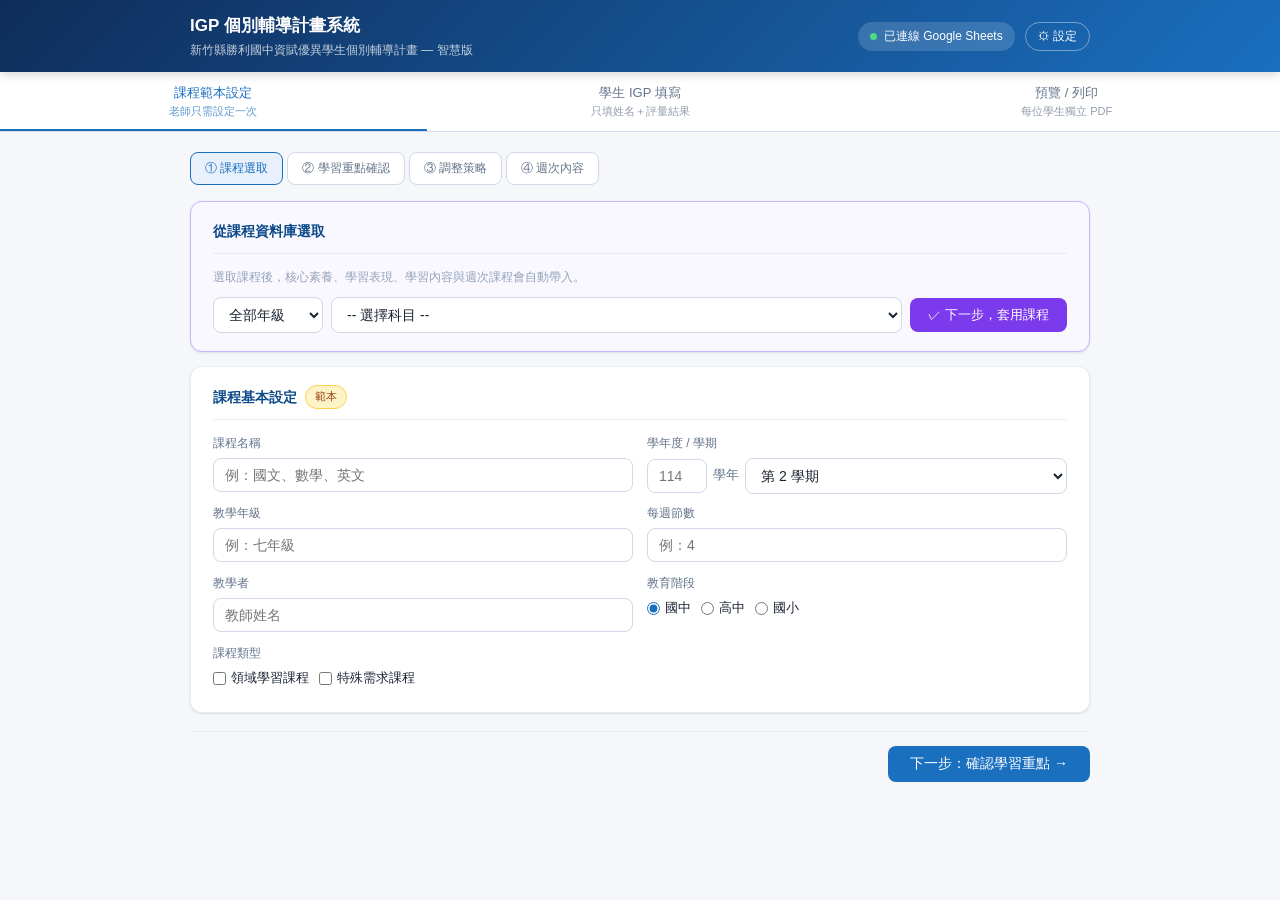
<file: index.html>
<!DOCTYPE html>
<html lang="zh-TW">
<head>
<meta charset="UTF-8">
<meta name="viewport" content="width=device-width, initial-scale=1.0">
<title>IGP 個別輔導計畫系統</title>
<link rel="stylesheet" href="style.css">
</head>
<body>

<div class="app">
  <header class="header">
    <div class="header-inner">
      <div>
        <h1>IGP 個別輔導計畫系統</h1>
        <p>新竹縣勝利國中資賦優異學生個別輔導計畫 — 智慧版</p>
      </div>
      <div class="header-right">
        <div class="conn-badge"><span class="dot-ok"></span>已連線 Google Sheets</div>
        <button class="btn-settings" onclick="toggleSettings()">⚙ 設定</button>
      </div>
    </div>
  </header>

  <!-- Gemini API Key 設定面板 -->
  <div class="settings-panel" id="settings-panel" style="display:none">
    <div class="settings-inner">
      <label>Gemini API Key
        <span class="hint-inline">（AI 解析課程計畫功能需要，
          <a href="https://aistudio.google.com/app/apikey" target="_blank">免費取得</a>）
        </span>
      </label>
      <div class="settings-row">
        <input type="password" id="gemini-key" placeholder="貼上你的 Gemini API Key...">
        <button onclick="saveApiKey()">儲存</button>
      </div>
    </div>
  </div>

  <div class="mode-tabs">
    <button class="mode-tab active" onclick="switchMode('tpl')">課程範本設定<small>老師只需設定一次</small></button>
    <button class="mode-tab" onclick="switchMode('stu')">學生 IGP 填寫<small>只填姓名＋評量結果</small></button>
    <button class="mode-tab" onclick="switchMode('pvw')">預覽 / 列印<small>每位學生獨立 PDF</small></button>
  </div>

  <main class="main">
    <div class="msg" id="msg"></div>

    <!-- ========== 課程範本 ========== -->
    <div class="panel active" id="panel-tpl">
      <div class="steps-mini">
        <button class="smb active" onclick="tplGo(0)">① 課程選取</button>
        <button class="smb" onclick="tplGo(1)">② 學習重點確認</button>
        <button class="smb" onclick="tplGo(2)">③ 調整策略</button>
        <button class="smb" onclick="tplGo(3)">④ 週次內容</button>
      </div>

      <!-- Step 0 -->
      <div class="tsec active" id="t0">

        <div class="card card-db">
          <div class="card-title">從課程資料庫選取</div>
          <p class="hint" style="margin-bottom:10px">選取課程後，核心素養、學習表現、學習內容與週次課程會自動帶入。</p>
          <div class="db-select-row">
            <select id="db-grade" onchange="filterDbCourses()" style="width:110px">
              <option value="">全部年級</option>
              <option value="七年級">七年級</option>
              <option value="八年級">八年級</option>
              <option value="九年級">九年級</option>
            </select>
            <select id="db-course" style="flex:1">
              <option value="">-- 選擇科目 --</option>
            </select>
            <button class="btn-db-load" onclick="loadCourseFromDB()">✓ 下一步，套用課程</button>
          </div>
          <div id="db-preview" class="db-preview" style="display:none"></div>
        </div>

        <div class="card">
          <div class="card-title">課程基本設定 <span class="badge-tpl">範本</span></div>
          <div class="row-2">
            <div class="fg"><label>課程名稱</label><input type="text" id="t-cn" placeholder="例：國文、數學、英文"></div>
            <div class="fg"><label>學年度 / 學期</label>
              <div class="inline-row">
                <input type="text" id="t-year" placeholder="114" style="width:60px">
                <span class="unit">學年</span>
                <select id="t-sem">
                  <option value="1">第 1 學期</option>
                  <option value="2" selected>第 2 學期</option>
                </select>
              </div>
            </div>
          </div>
          <div class="row-2">
            <div class="fg"><label>教學年級</label><input type="text" id="t-grade" placeholder="例：七年級"></div>
            <div class="fg"><label>每週節數</label><input type="text" id="t-hours" placeholder="例：4"></div>
          </div>
          <div class="row-2">
            <div class="fg"><label>教學者</label><input type="text" id="t-teacher" placeholder="教師姓名"></div>
            <div class="fg"><label>教育階段</label>
              <div class="radio-group">
                <label class="radio-item"><input type="radio" name="tstage" value="國中" checked> 國中</label>
                <label class="radio-item"><input type="radio" name="tstage" value="高中"> 高中</label>
                <label class="radio-item"><input type="radio" name="tstage" value="國小"> 國小</label>
              </div>
            </div>
          </div>
          <div class="fg"><label>課程類型</label>
            <div class="check-group">
              <label class="check-item"><input type="checkbox" id="t-ctd"> 領域學習課程</label>
              <label class="check-item"><input type="checkbox" id="t-cts"> 特殊需求課程</label>
            </div>
          </div>
        </div>
        <div class="nav-btns"><span></span><button class="btn-primary" onclick="tplGo(1)">下一步：確認學習重點 →</button></div>
      </div>

      <!-- Step 1：學習重點 (was step 2) -->
      <div class="tsec" id="t1">
        <div class="card">
          <div class="card-title">核心素養 <span class="badge-tpl">範本</span></div>
          <p class="hint ai-filled-hint" id="comp-hint" style="display:none">✦ AI 已自動勾選，請確認是否正確</p>
          <div class="comp-section">
            <div class="comp-cat">A 自主行動</div>
            <div class="check-group">
              <label class="check-item"><input type="checkbox" class="tcomp" value="A1.身心素質與自我精進"> A1 身心素質與自我精進</label>
              <label class="check-item"><input type="checkbox" class="tcomp" value="A2.系統思考與問題解決"> A2 系統思考與問題解決</label>
              <label class="check-item"><input type="checkbox" class="tcomp" value="A3.規劃執行與創新應變"> A3 規劃執行與創新應變</label>
            </div>
          </div>
          <div class="comp-section">
            <div class="comp-cat">B 溝通互動</div>
            <div class="check-group">
              <label class="check-item"><input type="checkbox" class="tcomp" value="B1.符號運用與溝通表達"> B1 符號運用與溝通表達</label>
              <label class="check-item"><input type="checkbox" class="tcomp" value="B2.科技資訊與媒體素養"> B2 科技資訊與媒體素養</label>
              <label class="check-item"><input type="checkbox" class="tcomp" value="B3.藝術涵養與美感素養"> B3 藝術涵養與美感素養</label>
            </div>
          </div>
          <div class="comp-section">
            <div class="comp-cat">C 社會參與</div>
            <div class="check-group">
              <label class="check-item"><input type="checkbox" class="tcomp" value="C1.道德實踐與公民意識"> C1 道德實踐與公民意識</label>
              <label class="check-item"><input type="checkbox" class="tcomp" value="C2.人際關係與團隊合作"> C2 人際關係與團隊合作</label>
              <label class="check-item"><input type="checkbox" class="tcomp" value="C3.多元文化與國際理解"> C3 多元文化與國際理解</label>
            </div>
          </div>
        </div>
        <div class="card">
          <div class="card-title">學年目標 <span class="badge-tpl">範本</span></div>
          <p class="hint" style="margin-bottom:10px">可由課程名稱、學習重點與週次內容自動生成三點目標，再依學生或課程需求微調。</p>
          <div style="display:flex;justify-content:flex-end;margin-bottom:8px">
            <button class="btn-outline" style="font-size:13px;padding:6px 14px" onclick="generateCourseGoal()">一鍵生成三點學年目標</button>
          </div>
          <textarea id="t-goal" rows="5" placeholder="點選上方按鈕自動生成，或自行輸入三點學年目標..."></textarea>
        </div>
        <div class="card">
          <div class="card-title">學習表現 <span class="badge-tpl">範本</span></div>
          <p class="hint ai-filled-hint" id="perf-hint" style="display:none">✦ AI 已自動填入，請確認是否正確</p>
          <textarea id="t-perf" rows="5" placeholder="參考課程計畫填寫學習表現指標..."></textarea>
        </div>
        <div class="card">
          <div class="card-title">學習內容(不會匯出可以忽略) <span class="badge-tpl">範本</span></div>
          <p class="hint ai-filled-hint" id="lcont-hint" style="display:none">✦ AI 已自動填入，請確認是否正確</p>
          <textarea id="t-lcont" rows="5" placeholder="參考課程計畫填寫學習內容..."></textarea>
        </div>
        <div class="nav-btns">
          <button class="btn-outline" onclick="tplGo(1)">← 上一步</button>
          <button class="btn-primary" onclick="tplGo(2)">下一步 →</button>
        </div>
      </div>

      <!-- Step 3：調整策略 -->
      <div class="tsec" id="t2">
        <div class="card">
          <div class="card-title">學習內容調整策略 <span class="badge-tpl">範本</span></div>
          <div class="check-group">
            <label class="check-item"><input type="checkbox" class="tac" value="重組"> 重組</label>
            <label class="check-item"><input type="checkbox" class="tac" value="加深"> 加深</label>
            <label class="check-item"><input type="checkbox" class="tac" value="加廣"> 加廣</label>
            <label class="check-item"><input type="checkbox" class="tac" value="濃縮"> 濃縮</label>
            <label class="check-item"><input type="checkbox" class="tac" value="加速"> 加速</label>
            <label class="check-item"><input type="checkbox" class="tac" value="跨領域統整"> 跨領域統整</label>
          </div>
          <div class="fg" style="margin-top:12px"><label>其他補充</label><input type="text" id="t-aco" placeholder="其他..."></div>
        </div>
        <div class="card">
          <div class="card-title">學習歷程調整策略 <span class="badge-tpl">範本</span></div>
          <div class="check-group">
            <label class="check-item"><input type="checkbox" class="tap" value="高層次思考"> 高層次思考</label>
            <label class="check-item"><input type="checkbox" class="tap" value="開放式問題"> 開放式問題</label>
            <label class="check-item"><input type="checkbox" class="tap" value="發現式學習"> 發現式學習</label>
            <label class="check-item"><input type="checkbox" class="tap" value="推理的證據"> 推理的證據</label>
            <label class="check-item"><input type="checkbox" class="tap" value="選擇的自由"> 選擇的自由</label>
            <label class="check-item"><input type="checkbox" class="tap" value="團體式的互動"> 團體式的互動</label>
            <label class="check-item"><input type="checkbox" class="tap" value="彈性的教學進度"> 彈性的教學進度</label>
            <label class="check-item"><input type="checkbox" class="tap" value="多樣性的歷程"> 多樣性的歷程</label>
          </div>
          <div class="fg" style="margin-top:12px"><label>其他補充</label><input type="text" id="t-apo" placeholder="其他..."></div>
        </div>
        <div class="nav-btns">
          <button class="btn-outline" onclick="tplGo(2)">← 上一步</button>
          <button class="btn-primary" onclick="tplGo(3)">下一步 →</button>
        </div>
      </div>

      <!-- Step 4：週次 -->
      <div class="tsec" id="t3">
        <div class="card">
          <div class="card-title">週次課程內容 <span class="badge-tpl">範本</span></div>
          <p class="hint" style="margin-bottom:12px">設定週次、課程內容、教學重點(不會匯出可以忽略不寫)。學生填寫時只需選評量方式與結果。</p>
          <div class="week-header week-tpl-grid">
            <span>週次</span><span>課程內容 / 單元</span><span>教學重點(不會匯出可以忽略不寫)</span><span>學習內容調整</span><span></span>
          </div>
          <div id="t-wlist"></div>
          <button class="btn-add-row" onclick="addTplW()">＋ 新增週次</button>
        </div>
        <div class="nav-btns">
          <button class="btn-outline" onclick="tplGo(2)">← 上一步</button>
          <button class="btn-save-tpl" onclick="saveTpl()">✓ 儲存範本，前往填學生 →</button>
        </div>
      </div>
    </div>

    <!-- ========== 學生 IGP ========== -->
    <div class="panel" id="panel-stu">
      <div class="card card-stu-list">
        <div class="card-title">學生清單 <span class="badge-stu">選取學生後填寫評量與評語</span></div>
        <div style="display:flex;gap:8px;align-items:center;flex-wrap:wrap;margin-bottom:10px">
          <select id="stu-cls-sel" onchange="filterStuByClass()" style="padding:6px 10px;border:1px solid #cbd5e1;border-radius:8px;font-size:13px">
            <option value="">-- 選擇班級 --</option>
          </select>
          <select id="stu-name-sel" multiple size="5" style="padding:6px 10px;border:1px solid #cbd5e1;border-radius:8px;font-size:13px;min-width:220px">
            <option value="">-- 選擇學生 --</option>
          </select>
          <button class="btn-primary" style="padding:6px 16px;font-size:13px" onclick="addStuFromDB()">＋ 加入選取學生</button>
          <button class="btn-outline" style="padding:6px 12px;font-size:12px" onclick="addAllStuFromClass()">加入全班</button>
          <button class="btn-outline" style="padding:6px 12px;font-size:12px" onclick="addStuManual()">手動輸入</button>
        </div>
        <div class="stu-selector" id="stu-selector"></div>
        <div id="cur-stu-label" class="cur-stu-label">請先選取學生</div>
      </div>

      <div id="stu-form" style="display:none">
        <div class="card card-readonly">
          <div class="card-title">課程資料（來自範本，所有學生共用）<span class="badge-tpl">範本</span></div>
          <div class="row-2">
            <div class="fg"><label>課程名稱</label><div class="readonly-field" id="r-cn">—</div></div>
            <div class="fg"><label>學年度學期</label><div class="readonly-field" id="r-year">—</div></div>
          </div>
          <div class="row-2">
            <div class="fg"><label>教學年級</label><div class="readonly-field" id="r-grade">—</div></div>
            <div class="fg"><label>教學者</label><div class="readonly-field" id="r-teacher">—</div></div>
          </div>
          <div class="fg"><label>學年目標</label><div class="readonly-field multiline" id="r-goal">—</div></div>
          <div class="fg"><label>核心素養</label><div class="readonly-field" id="r-comp">—</div></div>
          <div class="fg"><label>學習表現</label><div class="readonly-field multiline" id="r-perf">—</div></div>
          <div class="fg"><label>學習內容</label><div class="readonly-field multiline" id="r-lcont">—</div></div>
        </div>

        <div class="card">
          <div class="card-title">週次評量結果 <span class="badge-stu">只需填這裡</span></div>
          <p class="hint" style="margin-bottom:10px">週次與課程內容已從範本帶入，只需選擇評量方式與結果</p>
          <div class="week-header stu-week-grid">
            <span>週次</span><span>課程內容</span><span>評量方式</span><span>評量結果</span>
          </div>
          <div id="stu-wlist"></div>
        </div>

        <div class="card">
          <div class="card-title">質性評語 <span class="badge-stu">只需填這裡</span></div>
          <p class="hint" style="margin-bottom:10px">點選詞語標籤快速插入，再自行補充修改</p>
          <div class="comment-block">
            <div class="tag-row">
              <span style="font-size:11px;color:#94a3b8;margin-right:4px">學習態度</span>
              <span class="tag" onclick="sins('comment','學習態度積極主動，')">積極主動</span>
              <span class="tag" onclick="sins('comment','上課專注認真，')">專注認真</span>
              <span class="tag" onclick="sins('comment','能主動提問並表達想法，')">主動提問</span>
              <span class="tag" onclick="sins('comment','對學習內容展現高度興趣，')">高度興趣</span>
              <span class="tag" onclick="sins('comment','能持續追求更深入的知識，')">持續學習</span>
              <span class="tag" onclick="sins('comment','展現出對探究學習的熱忱，')">探究熱忱</span>
            </div>
            <div class="tag-row" style="margin-top:6px">
              <span style="font-size:11px;color:#94a3b8;margin-right:4px">學科表現</span>
              <span class="tag" onclick="sins('comment','展現優異的學習成果，')">優異成果</span>
              <span class="tag" onclick="sins('comment','具備紮實的基礎能力，')">基礎紮實</span>
              <span class="tag" onclick="sins('comment','能靈活運用所學解決問題，')">靈活應用</span>
              <span class="tag" onclick="sins('comment','邏輯思維清晰，推理能力強，')">邏輯清晰</span>
              <span class="tag" onclick="sins('comment','在進階題目上有亮眼表現，')">進階亮眼</span>
              <span class="tag" onclick="sins('comment','創意思考能力突出，')">創意思考</span>
            </div>
            <div class="tag-row" style="margin-top:6px">
              <span style="font-size:11px;color:#94a3b8;margin-right:4px">課堂互動</span>
              <span class="tag" onclick="sins('comment','樂於與同學分享學習心得，')">樂於分享</span>
              <span class="tag" onclick="sins('comment','在小組合作中能適時領導討論，')">領導討論</span>
              <span class="tag" onclick="sins('comment','尊重他人意見並能整合不同觀點，')">整合觀點</span>
              <span class="tag" onclick="sins('comment','表達能力優秀，能清楚說明思路，')">清楚表達</span>
              <span class="tag" onclick="sins('comment','積極參與各項學習活動，')">積極參與</span>
            </div>
            <div class="tag-row" style="margin-top:6px">
              <span style="font-size:11px;color:#94a3b8;margin-right:4px">成長建議</span>
              <span class="tag" onclick="sins('comment','建議持續加強書面表達能力，')">加強書寫</span>
              <span class="tag" onclick="sins('comment','鼓勵勇於嘗試不同解題策略，')">嘗試多元</span>
              <span class="tag" onclick="sins('comment','未來可朝更高層次的競賽方向挑戰，')">競賽挑戰</span>
              <span class="tag" onclick="sins('comment','期望能在自主學習方面更加精進，')">自主精進</span>
              <span class="tag" onclick="sins('comment','整體表現令人肯定，持續努力必有佳績，')">持續努力</span>
            </div>
            <textarea id="comment" rows="4" placeholder="點選上方標籤插入，或直接輸入評語..."></textarea>
          </div>
        </div>

        <div class="card">
          <div class="card-title">總評成績 <span class="badge-stu">評分</span></div>
          <div class="fg">
            <label>總評成績</label>
            <select id="overall-result">
              <option value="">-- 選擇總評 --</option>
              <option value="特優">特優</option>
              <option value="優">優</option>
              <option value="良">良</option>
              <option value="中等">中等</option>
              <option value="中下">中下</option>
              <option value="待加強">待加強</option>
            </select>
          </div>
        </div>

        <div class="nav-btns">
          <span></span>
          <div style="display:flex;gap:8px;flex-wrap:wrap">
            <button class="btn-outline" onclick="switchMode('pvw')">預覽列印 →</button>
            <button class="btn-primary" id="btn-save-stu" onclick="saveStu()">💾 儲存到 Google Sheets</button>
          </div>
        </div>
      </div>
    </div>

    <!-- ========== 預覽列印 ========== -->
    <div class="panel" id="panel-pvw">
      <div class="export-bar no-print">
        <div class="export-bar-left">
          <label>選擇學生：</label>
          <select id="pvw-stu-sel" onchange="buildSinglePvw()"></select>
        </div>
        <div style="display:flex;gap:8px;flex-wrap:wrap">
          <button class="btn-primary" onclick="printCurrent()">🖨️ 列印 / 存成 PDF</button>
          <button class="btn-outline" onclick="printAllStudents()">🖨️ 批次產生全部 PDF</button>
          <button class="btn-outline" id="btn-save-all" onclick="saveAll()">💾 儲存到 Google Sheets</button>
          <button class="btn-outline" onclick="copyAll()">📋 複製全部文字</button>
        </div>
      </div>
      <p class="hint no-print" style="margin-bottom:16px">列印時請在瀏覽器選「另存為 PDF」。批次產生會將所有已加入學生排成同一份 PDF，每位學生自動分頁。</p>
      <div id="pvw-content">
        <div class="pvw-empty">請先從上方下拉選單選擇學生</div>
      </div>
    </div>
  </main>
</div>

<script src="courses_db.js"></script>
<script src="students_db.js"></script>
<script src="app.js"></script>

  <!-- ===== JSON 匯入 Modal ===== -->
  <div id="import-modal" style="display:none;position:fixed;inset:0;background:rgba(0,0,0,0.5);z-index:9999;align-items:center;justify-content:center">
    <div style="background:#fff;border-radius:12px;padding:28px;width:min(600px,92vw);max-height:80vh;overflow:auto;box-shadow:0 8px 32px rgba(0,0,0,0.2)">
      <div style="font-size:16px;font-weight:700;color:#1a3a6b;margin-bottom:8px">📂 匯入課程計畫 JSON</div>
      <p style="font-size:13px;color:#64748b;margin-bottom:14px">
        將課程 JSON 資料貼到下方文字框，然後按「確認匯入」。<br>
        JSON 格式：使用「⬇ 匯出全部課程」產生的檔案，或直接貼上陣列格式的課程資料。
      </p>
      <textarea id="import-json-text" rows="12" style="width:100%;box-sizing:border-box;font-size:12px;font-family:monospace;border:1px solid #cbd5e1;border-radius:8px;padding:10px;resize:vertical" placeholder='貼上 JSON 內容，例如：
[
  {
    "key": "數學/七年級",
    "label": "數學 / 七年級",
    "subject": "數學",
    "grade": "七年級",
    "teacher": "王老師",
    "hours": "4",
    "competency": ["A2.系統思考與問題解決"],
    "goal": "",
    "performance": "學習表現內容...",
    "content": "學習內容...",
    "adjContent": "加深、加廣",
    "adjProc": "高層次思考",
    "weeks": [
      {"wk": "1-2", "co": "單元名稱", "fo": "教學重點(不會匯出可以忽略不寫)", "adj": "統整教學主題"}
    ]
  }
]'></textarea>
      <div style="display:flex;justify-content:flex-end;gap:10px;margin-top:14px">
        <button class="btn-outline" onclick="closeImportDialog()">取消</button>
        <button class="btn-primary" onclick="doImportJSON()">✓ 確認匯入</button>
      </div>
    </div>
  </div>

</body>
</html>
</file>
<file: style.css>
/* ===== IGP System v3 — style.css ===== */
:root {
  --primary: #1a6fbf;
  --primary-light: #e8f1fb;
  --primary-dark: #0d4a8a;
  --bg: #f5f7fa;
  --bg-card: #ffffff;
  --bg-secondary: #f0f4f8;
  --border: #d1d9e6;
  --border-light: #e8ecf2;
  --text: #1a2332;
  --text-muted: #64748b;
  --text-hint: #94a3b8;
  --success: #16a34a;
  --success-bg: #dcfce7;
  --success-border: #86efac;
  --warning: #ca8a04;
  --warning-bg: #fef9c3;
  --danger: #dc2626;
  --danger-bg: #fee2e2;
  --tpl-color: #92400e;
  --tpl-bg: #fef3c7;
  --tpl-border: #fcd34d;
  --ai-color: #6d28d9;
  --ai-bg: #ede9fe;
  --ai-border: #c4b5fd;
  --radius: 8px;
  --radius-lg: 12px;
  --shadow: 0 1px 3px rgba(0,0,0,0.07), 0 1px 2px rgba(0,0,0,0.04);
}

* { box-sizing: border-box; margin: 0; padding: 0; }
body { font-family: 'Noto Sans TC', 'Microsoft JhengHei', sans-serif; background: var(--bg); color: var(--text); font-size: 15px; line-height: 1.6; }

/* ===== Header ===== */
.header { background: linear-gradient(135deg, #0f2d5a 0%, #1a6fbf 100%); color: #fff; position: sticky; top: 0; z-index: 100; box-shadow: 0 2px 10px rgba(0,0,0,0.18); }
.header-inner { max-width: 940px; margin: 0 auto; padding: 12px 20px; display: flex; align-items: center; justify-content: space-between; gap: 12px; }
.header h1 { font-size: 17px; font-weight: 600; }
.header p { font-size: 12px; opacity: .75; margin-top: 2px; }
.header-right { display: flex; align-items: center; gap: 10px; }
.conn-badge { display: flex; align-items: center; gap: 7px; font-size: 12px; background: rgba(255,255,255,0.15); padding: 5px 12px; border-radius: 20px; white-space: nowrap; }
.dot-ok { width: 7px; height: 7px; border-radius: 50%; background: #4ade80; display: inline-block; }
.btn-settings { padding: 5px 12px; font-size: 12px; border: 1px solid rgba(255,255,255,0.4); border-radius: 20px; background: transparent; color: #fff; cursor: pointer; }
.btn-settings:hover { background: rgba(255,255,255,0.15); }

/* ===== Settings Panel ===== */
.settings-panel { background: #1e293b; border-bottom: 1px solid #334155; }
.settings-inner { max-width: 940px; margin: 0 auto; padding: 12px 20px; }
.settings-inner label { font-size: 13px; color: #94a3b8; display: block; margin-bottom: 8px; }
.hint-inline { font-size: 12px; color: #64748b; }
.hint-inline a { color: #7c3aed; }
.settings-row { display: flex; gap: 8px; }
.settings-row input { flex: 1; font-size: 13px; padding: 7px 10px; border: 1px solid #334155; border-radius: var(--radius); background: #0f172a; color: #e2e8f0; }
.settings-row button { padding: 7px 16px; font-size: 13px; border: none; border-radius: var(--radius); background: #7c3aed; color: #fff; cursor: pointer; }

/* ===== Mode Tabs ===== */
.mode-tabs { display: flex; background: var(--bg-card); border-bottom: 1px solid var(--border); position: sticky; top: 53px; z-index: 90; }
.mode-tab { flex: 1; padding: 12px 8px 10px; font-size: 13px; font-weight: 500; border: none; border-bottom: 2px solid transparent; cursor: pointer; background: transparent; color: var(--text-muted); transition: all .15s; text-align: center; }
.mode-tab small { display: block; font-size: 11px; font-weight: 400; opacity: .7; margin-top: 2px; }
.mode-tab:hover { color: var(--primary); }
.mode-tab.active { color: var(--primary); border-bottom-color: var(--primary); }

/* ===== Main ===== */
.main { max-width: 940px; margin: 0 auto; padding: 20px 20px 60px; }
.panel { display: none; } .panel.active { display: block; }
.steps-mini { display: flex; gap: 4px; margin-bottom: 14px; overflow-x: auto; padding-bottom: 2px; }
.smb { padding: 7px 14px; font-size: 12px; border: 0.5px solid var(--border); border-radius: var(--radius); background: var(--bg-card); color: var(--text-muted); cursor: pointer; white-space: nowrap; transition: all .15s; }
.smb.active { background: var(--primary-light); color: var(--primary); border-color: var(--primary); font-weight: 500; }
.tsec { display: none; } .tsec.active { display: block; }

/* ===== Cards ===== */
.card { background: var(--bg-card); border: 0.5px solid var(--border-light); border-radius: var(--radius-lg); padding: 18px 22px; margin-bottom: 14px; box-shadow: var(--shadow); }
.card-readonly { border-color: var(--tpl-border); background: #fffdf5; }
.card-stu-list { border: 1.5px solid var(--success-border); }
.card-ai { border-color: var(--ai-border); background: #faf8ff; }
.card-title { font-size: 14px; font-weight: 600; color: var(--primary-dark); margin-bottom: 14px; padding-bottom: 10px; border-bottom: 0.5px solid var(--border-light); display: flex; align-items: center; gap: 8px; flex-wrap: wrap; }

/* ===== Badges ===== */
.badge-tpl { display: inline-block; padding: 2px 9px; font-size: 11px; font-weight: 400; border-radius: 20px; background: var(--tpl-bg); color: var(--tpl-color); border: 0.5px solid var(--tpl-border); }
.badge-stu { display: inline-block; padding: 2px 9px; font-size: 11px; font-weight: 400; border-radius: 20px; background: var(--success-bg); color: var(--success); border: 0.5px solid var(--success-border); }
.badge-ai  { display: inline-block; padding: 2px 9px; font-size: 11px; font-weight: 400; border-radius: 20px; background: var(--ai-bg); color: var(--ai-color); border: 0.5px solid var(--ai-border); }

/* ===== Forms ===== */
.fg { margin-bottom: 12px; } .fg:last-child { margin-bottom: 0; }
label { display: block; font-size: 12px; font-weight: 500; color: var(--text-muted); margin-bottom: 5px; }
input[type=text], select, textarea { width: 100%; padding: 8px 11px; border: 1px solid var(--border); border-radius: var(--radius); font-size: 14px; color: var(--text); background: #fff; transition: border-color .15s; font-family: inherit; }
input[type=text]:focus, select:focus, textarea:focus { outline: none; border-color: var(--primary); box-shadow: 0 0 0 3px rgba(26,111,191,0.1); }
textarea { resize: vertical; line-height: 1.7; }
.row-2 { display: grid; grid-template-columns: 1fr 1fr; gap: 14px; }
@media (max-width: 580px) { .row-2 { grid-template-columns: 1fr; } }
.inline-row { display: flex; gap: 6px; align-items: center; }
.unit { font-size: 13px; color: var(--text-muted); white-space: nowrap; }
.radio-group, .check-group { display: flex; flex-wrap: wrap; gap: 10px; margin-top: 4px; }
.radio-item, .check-item { display: flex; align-items: center; gap: 5px; font-size: 13px; color: var(--text); cursor: pointer; font-weight: 400; }
.radio-item input, .check-item input { width: auto; accent-color: var(--primary); }
.hint { font-size: 12px; color: var(--text-hint); margin-top: 4px; }
.ai-filled-hint { color: #7c3aed !important; font-weight: 500; }

/* ===== AI Button ===== */
.ai-action-row { display: flex; align-items: center; gap: 12px; margin-top: 12px; flex-wrap: wrap; }
.btn-ai { padding: 10px 22px; background: #7c3aed; color: #fff; border: none; border-radius: var(--radius); font-size: 14px; font-weight: 500; cursor: pointer; transition: background .15s; }
.btn-ai:hover { background: #6d28d9; }
.btn-ai:disabled { background: #a78bfa; cursor: not-allowed; }
.ai-status { font-size: 13px; color: var(--ai-color); }

/* ===== Competency ===== */
.comp-section { margin-bottom: 12px; }
.comp-cat { font-size: 12px; font-weight: 600; color: var(--primary); margin-bottom: 7px; margin-top: 4px; }

/* ===== Readonly Fields ===== */
.readonly-field { padding: 8px 11px; border-radius: var(--radius); background: var(--bg-secondary); font-size: 13px; color: var(--text-muted); border: 0.5px solid var(--border-light); min-height: 36px; }
.readonly-field.multiline { min-height: 56px; white-space: pre-wrap; }

/* ===== Week Tables ===== */
.week-header { display: grid; gap: 8px; font-size: 11px; font-weight: 600; color: var(--text-muted); padding: 5px 4px; border-bottom: 1px solid var(--border); margin-bottom: 4px; text-transform: uppercase; letter-spacing: .03em; }
.week-tpl-grid { grid-template-columns: 65px 1fr 1fr 120px 32px; }
.stu-week-grid  { grid-template-columns: 65px 1fr 110px 95px; }
.week-row-tpl { display: grid; grid-template-columns: 65px 1fr 1fr 120px 32px; gap: 8px; align-items: start; padding: 8px 0; border-bottom: 0.5px solid var(--border-light); }
.week-row-tpl:last-child { border-bottom: none; }
.week-row-stu { display: grid; grid-template-columns: 65px 1fr 110px 95px; gap: 8px; align-items: center; padding: 8px 0; border-bottom: 0.5px solid var(--border-light); }
.week-row-stu:last-child { border-bottom: none; }
.week-row-tpl input, .week-row-tpl select, .week-row-stu select { font-size: 13px; padding: 6px 8px; }
.week-text { font-size: 13px; color: var(--text-muted); }
.btn-remove { padding: 5px 7px; background: transparent; border: none; color: var(--text-hint); cursor: pointer; border-radius: var(--radius); font-size: 14px; transition: all .12s; }
.btn-remove:hover { background: var(--danger-bg); color: var(--danger); }
.btn-add-row { width: 100%; padding: 9px; margin-top: 10px; border: 1.5px dashed var(--border); border-radius: var(--radius); background: transparent; color: var(--text-muted); font-size: 13px; cursor: pointer; transition: all .15s; }
.btn-add-row:hover { border-color: var(--primary); color: var(--primary); background: var(--primary-light); }

/* ===== Student Selector ===== */
.stu-selector { display: flex; flex-wrap: wrap; gap: 8px; margin-bottom: 12px; }
.stu-pill { padding: 7px 16px; font-size: 13px; border: 0.5px solid var(--border); border-radius: 20px; background: var(--bg-card); color: var(--text-muted); cursor: pointer; transition: all .15s; }
.stu-pill:hover { border-color: var(--primary); color: var(--primary); }
.stu-pill.active { background: var(--success-bg); color: var(--success); border-color: var(--success-border); font-weight: 500; }
.btn-add-stu { padding: 7px 14px; font-size: 13px; border: 1.5px dashed var(--border); border-radius: 20px; background: transparent; color: var(--text-hint); cursor: pointer; transition: all .15s; }
.btn-add-stu:hover { border-color: var(--primary); color: var(--primary); }
.cur-stu-label { font-size: 15px; font-weight: 500; color: var(--text); padding: 4px 0; }

/* ===== Comments ===== */
.comment-block { background: var(--bg-secondary); border-radius: var(--radius); padding: 12px 14px; margin-bottom: 10px; }
.comment-block:last-child { margin-bottom: 0; }
.comment-label { font-size: 12px; font-weight: 600; color: var(--text-muted); margin-bottom: 7px; }
.tag-row { display: flex; flex-wrap: wrap; gap: 5px; margin-bottom: 7px; }
.tag { display: inline-block; padding: 3px 10px; font-size: 12px; background: #fff; border: 0.5px solid var(--border); border-radius: 20px; cursor: pointer; color: var(--text-muted); transition: all .12s; }
.tag:hover { background: var(--primary); color: #fff; border-color: var(--primary); }

/* ===== Nav Buttons ===== */
.nav-btns { display: flex; justify-content: space-between; margin-top: 18px; padding-top: 14px; border-top: 0.5px solid var(--border-light); }
.btn-primary { padding: 9px 22px; background: var(--primary); color: #fff; border: none; border-radius: var(--radius); font-size: 14px; font-weight: 500; cursor: pointer; transition: background .15s; }
.btn-primary:hover { background: var(--primary-dark); }
.btn-primary:disabled { background: var(--text-hint); cursor: not-allowed; }
.btn-outline { padding: 9px 22px; background: transparent; color: var(--text-muted); border: 1px solid var(--border); border-radius: var(--radius); font-size: 14px; cursor: pointer; transition: all .15s; }
.btn-outline:hover { border-color: var(--primary); color: var(--primary); }
.btn-save-tpl { padding: 9px 22px; background: var(--success-bg); color: var(--success); border: 1px solid var(--success-border); border-radius: var(--radius); font-size: 14px; font-weight: 500; cursor: pointer; }
.btn-save-tpl:hover { background: #bbf7d0; }

/* ===== Export Bar ===== */
.export-bar { display: flex; align-items: center; justify-content: space-between; gap: 12px; margin-bottom: 12px; flex-wrap: wrap; }
.export-bar-left { display: flex; align-items: center; gap: 8px; }
.export-bar-left label { font-size: 13px; font-weight: 500; color: var(--text-muted); margin-bottom: 0; }
.export-bar-left select { font-size: 13px; padding: 6px 10px; border-radius: var(--radius); border: 1px solid var(--border); }
.pvw-empty { text-align: center; padding: 3rem; font-size: 13px; color: var(--text-hint); }

/* ===== Message ===== */
.msg { padding: 11px 15px; border-radius: var(--radius); font-size: 13px; margin-bottom: 14px; display: none; }
.msg.ok  { background: var(--success-bg); color: var(--success); display: block; }
.msg.err { background: var(--danger-bg); color: var(--danger); display: block; }

/* ===== Result badges ===== */
.result-ok { display:inline-block;padding:2px 9px;font-size:11px;border-radius:20px;background:var(--success-bg);color:var(--success); }
.result-w  { display:inline-block;padding:2px 9px;font-size:11px;border-radius:20px;background:var(--warning-bg);color:var(--warning); }

/* ===== Course DB Selector ===== */
.card-db { border-color: #c4b5fd; background: #faf8ff; }
.db-select-row { display: flex; gap: 8px; align-items: center; flex-wrap: wrap; }
.btn-db-load { padding: 8px 18px; background: #7c3aed; color: #fff; border: none; border-radius: var(--radius); font-size: 13px; font-weight: 500; cursor: pointer; white-space: nowrap; }
.btn-db-load:hover { background: #6d28d9; }
.db-preview { margin-top: 12px; background: var(--bg-secondary); border-radius: var(--radius); padding: 10px 14px; border: 0.5px solid var(--border-light); }
.db-preview-row { display: flex; gap: 8px; font-size: 12px; padding: 3px 0; }
.db-preview-row span { color: var(--text-hint); width: 70px; flex-shrink: 0; }
.db-preview-row strong { color: var(--text); font-weight: 400; }

/* ===== Print Styles ===== */
@media print {
  /* 隱藏所有介面 UI */
  .header, .settings-panel, .mode-tabs, .steps-mini,
  .nav-btns, .export-bar, .tag-row, .btn-add-stu,
  .card-stu-list, .stu-selector, .cur-stu-label,
  #panel-tpl, #panel-stu, .no-print,
  .hint:not(.print-hint) { display: none !important; }

  /* 只顯示列印區 */
  #panel-pvw { display: block !important; }
  .main { padding: 0 !important; max-width: 100% !important; }
  body { background: #fff !important; font-size: 11pt; }

  /* 每份 IGP 獨立一頁 */
  .print-page {
    page-break-after: always;
    padding: 15mm 15mm 10mm;
    max-width: 100%;
  }
  .print-page:last-child { page-break-after: auto; }

  /* 列印版頁首 */
  .print-header {
    display: flex !important;
    align-items: center;
    justify-content: space-between;
    border-bottom: 2px solid #1a3a6b;
    padding-bottom: 8px;
    margin-bottom: 14px;
  }
  .print-header-title { font-size: 14pt; font-weight: bold; color: #1a3a6b; }
  .print-header-sub { font-size: 9pt; color: #64748b; margin-top: 2px; }
  .print-header-right { font-size: 9pt; color: #64748b; text-align: right; }

  /* 列印版表格 */
  .print-table { width: 100%; border-collapse: collapse; font-size: 9pt; margin-bottom: 10px; }
  .print-table th { background: #e8f1fb !important; color: #0d4a8a; font-weight: 600; padding: 5px 8px; border: 0.5px solid #b5d4f4; text-align: left; font-size: 8.5pt; white-space: nowrap; -webkit-print-color-adjust: exact; print-color-adjust: exact; }
  .print-table td { padding: 5px 8px; border: 0.5px solid #d1d9e6; vertical-align: top; line-height: 1.5; white-space: pre-wrap; }
  .print-section-title { font-size: 10pt; font-weight: 700; color: #1a3a6b; margin: 10px 0 5px; padding-bottom: 3px; border-bottom: 1px solid #e8ecf2; }
  .print-week-table { width: 100%; border-collapse: collapse; font-size: 8.5pt; margin-bottom: 10px; }
  .print-week-table th { background: #e8f1fb !important; color: #0d4a8a; font-weight: 600; padding: 4px 6px; border: 0.5px solid #b5d4f4; text-align: center; -webkit-print-color-adjust: exact; print-color-adjust: exact; }
  .print-week-table td { padding: 4px 6px; border: 0.5px solid #d1d9e6; text-align: center; vertical-align: middle; }
  .print-week-table td.left { text-align: left; }
  .print-result-ok { color: #16a34a; font-weight: 500; }
  .print-result-w  { color: #ca8a04; font-weight: 500; }

}
</file>
